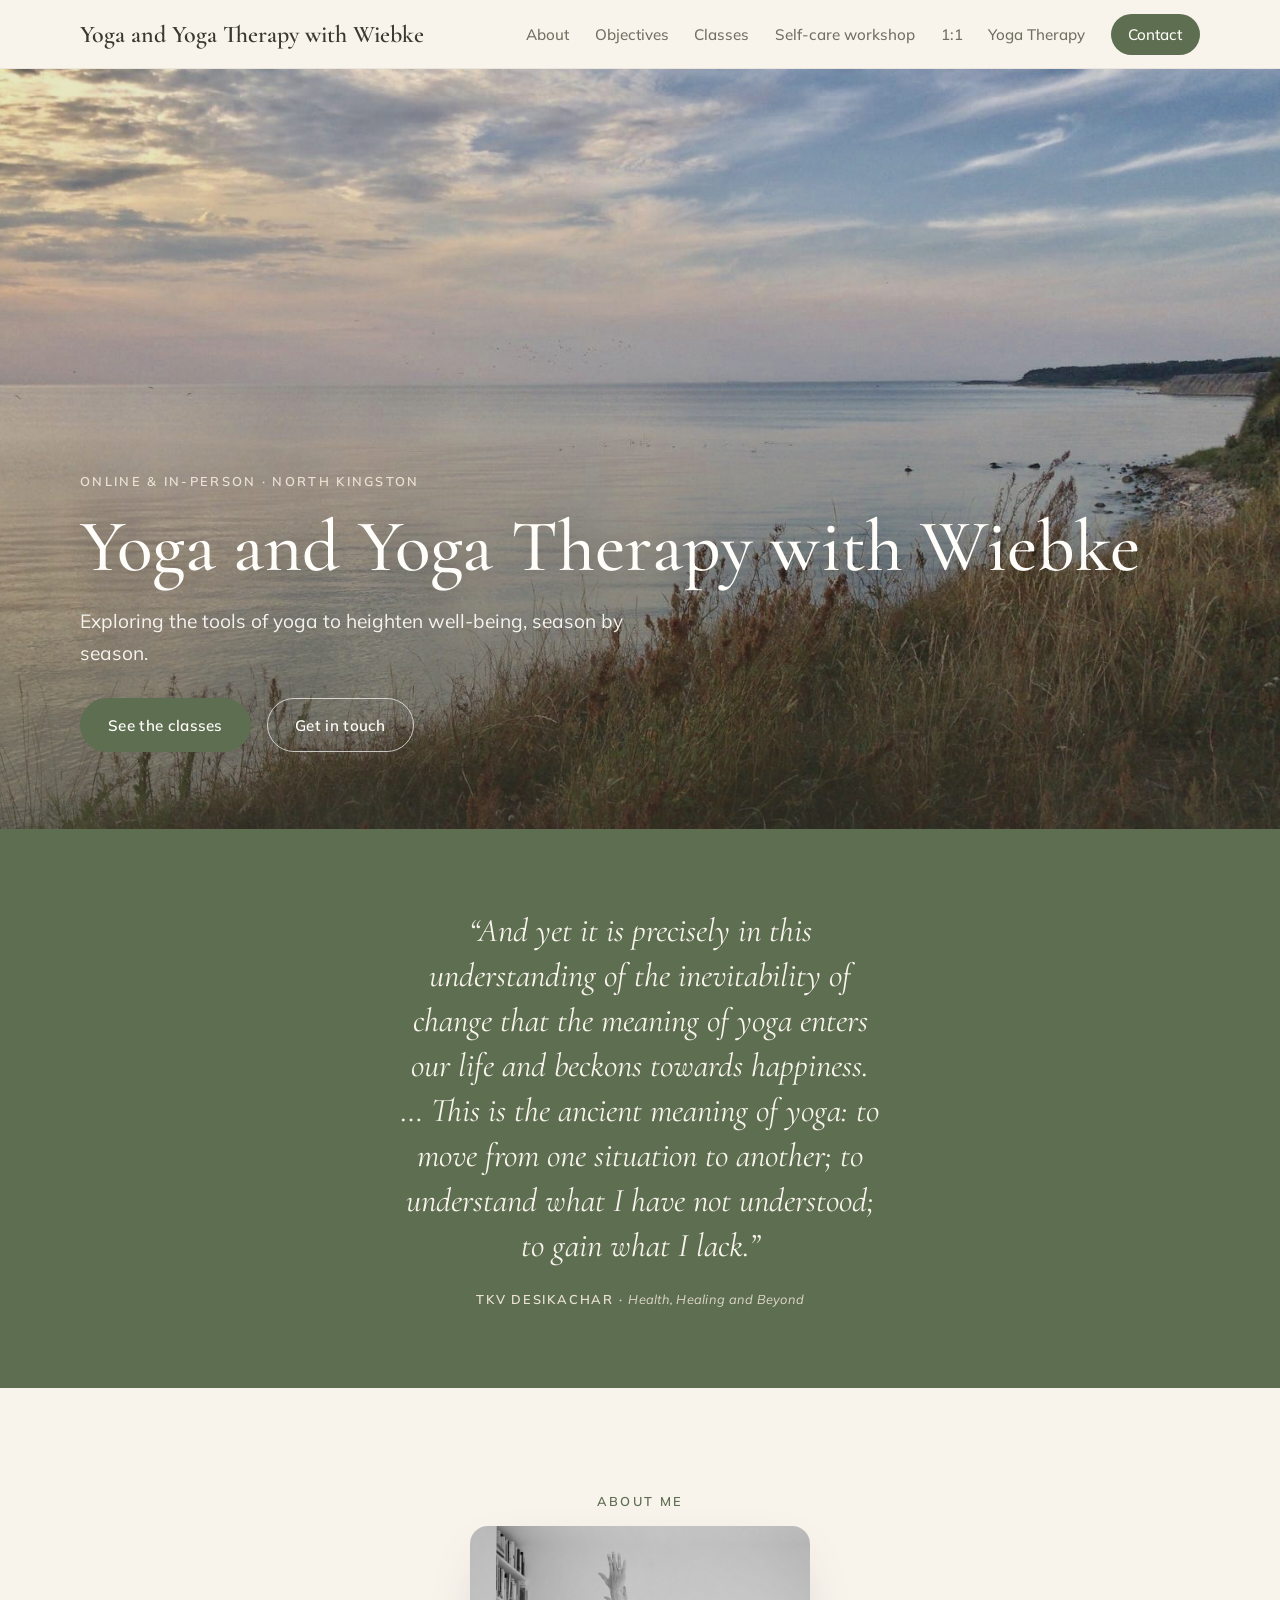
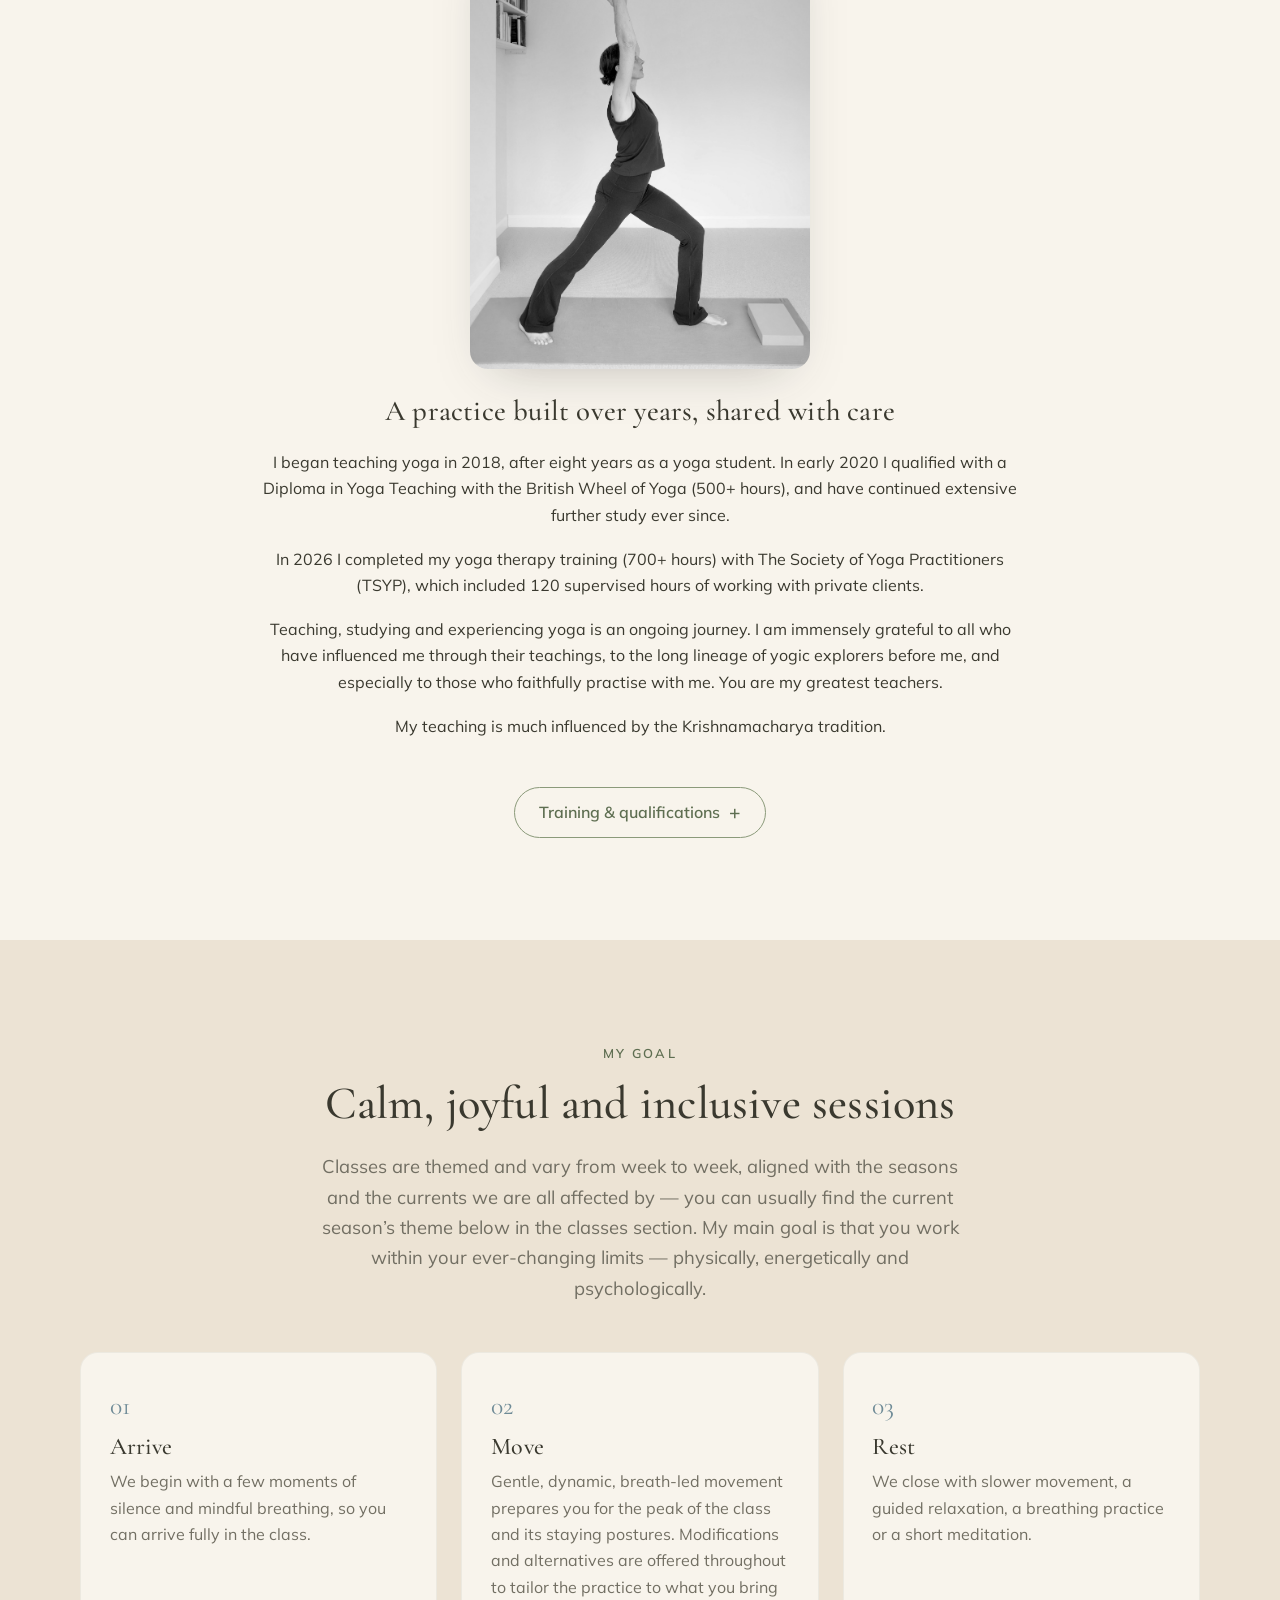
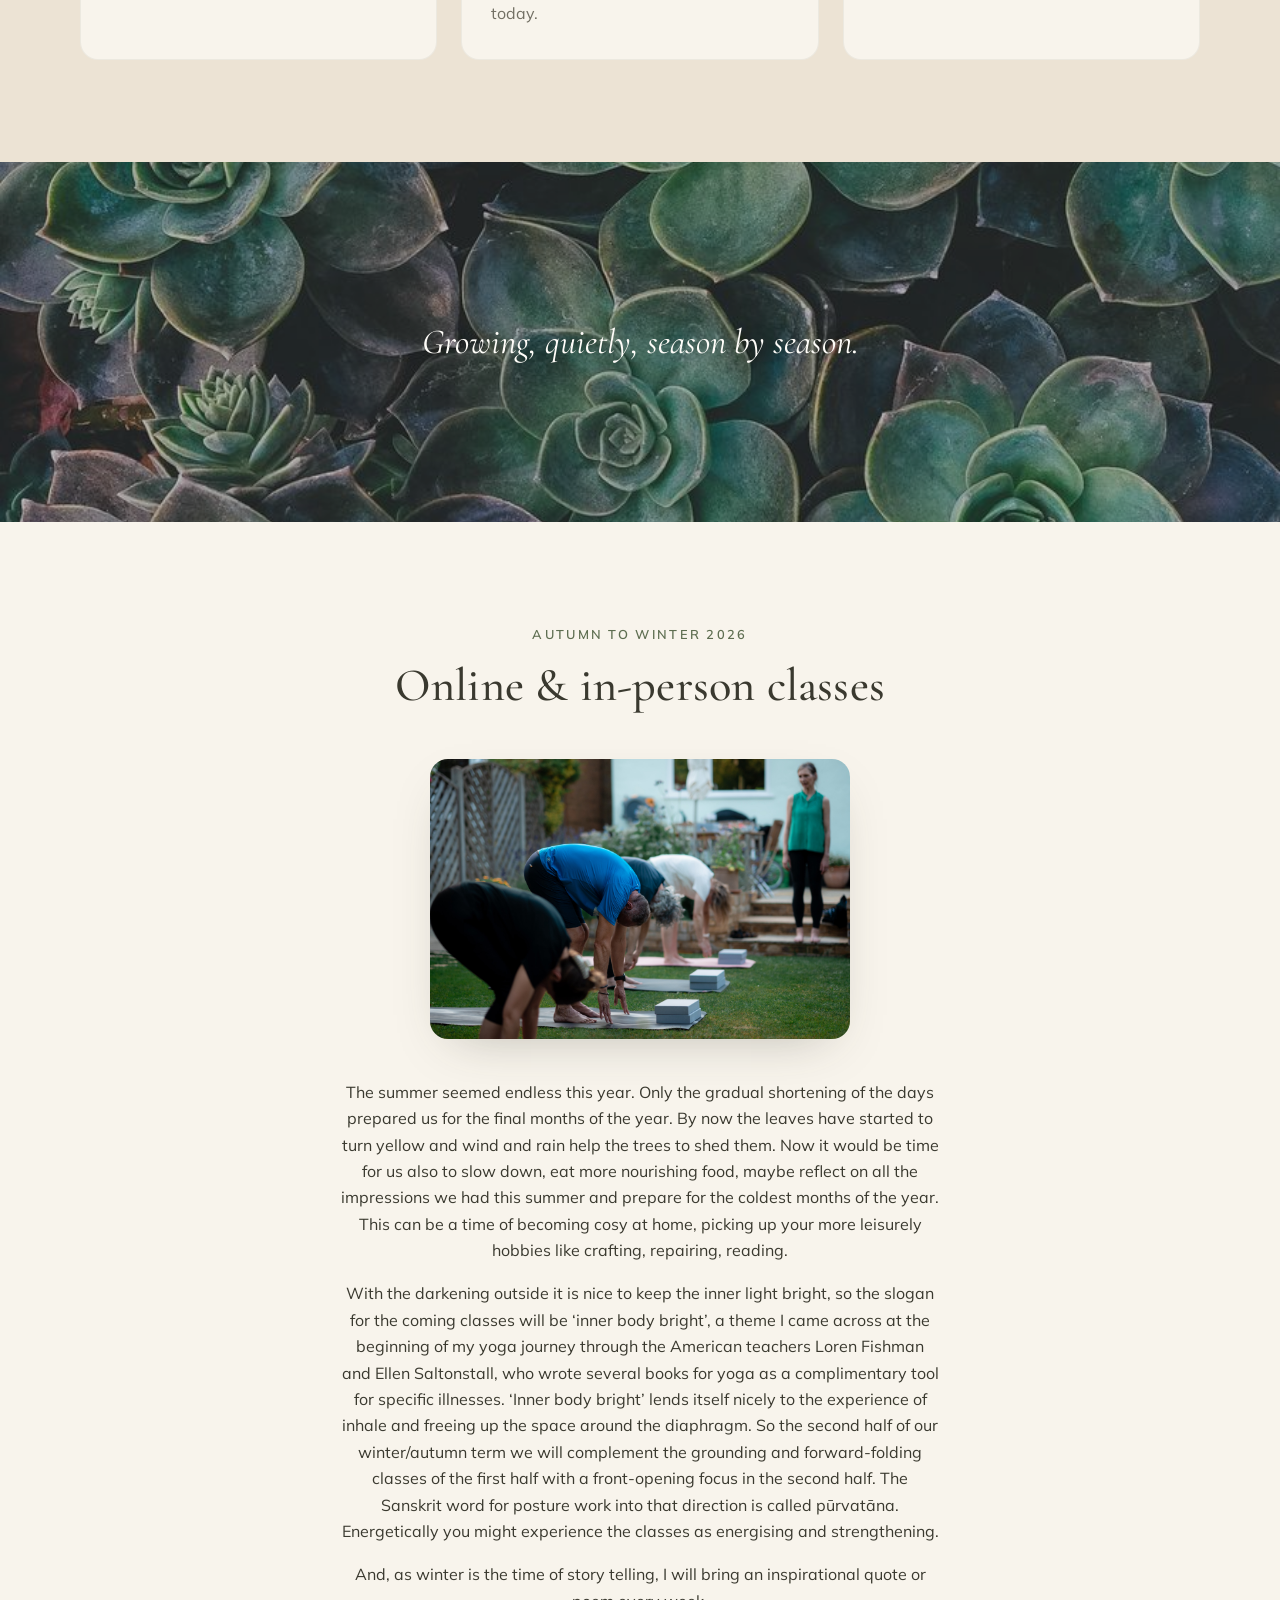
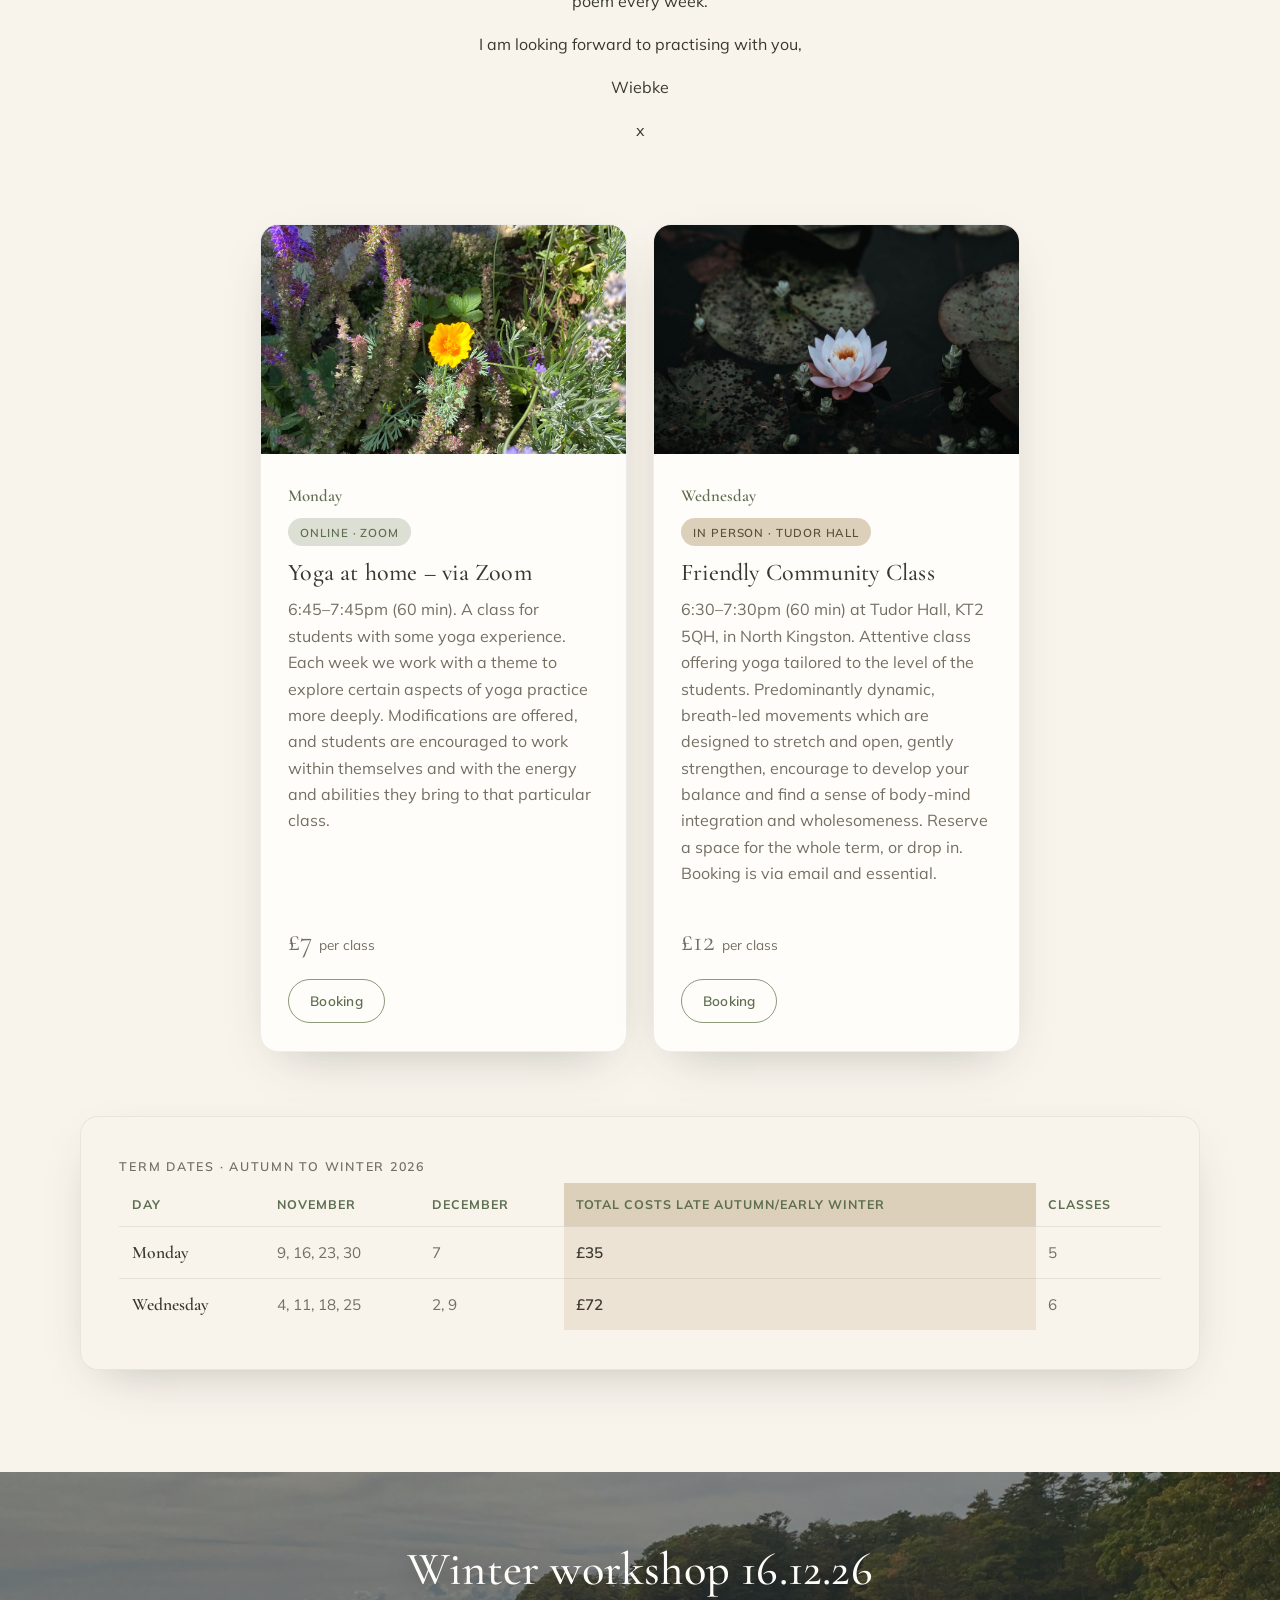
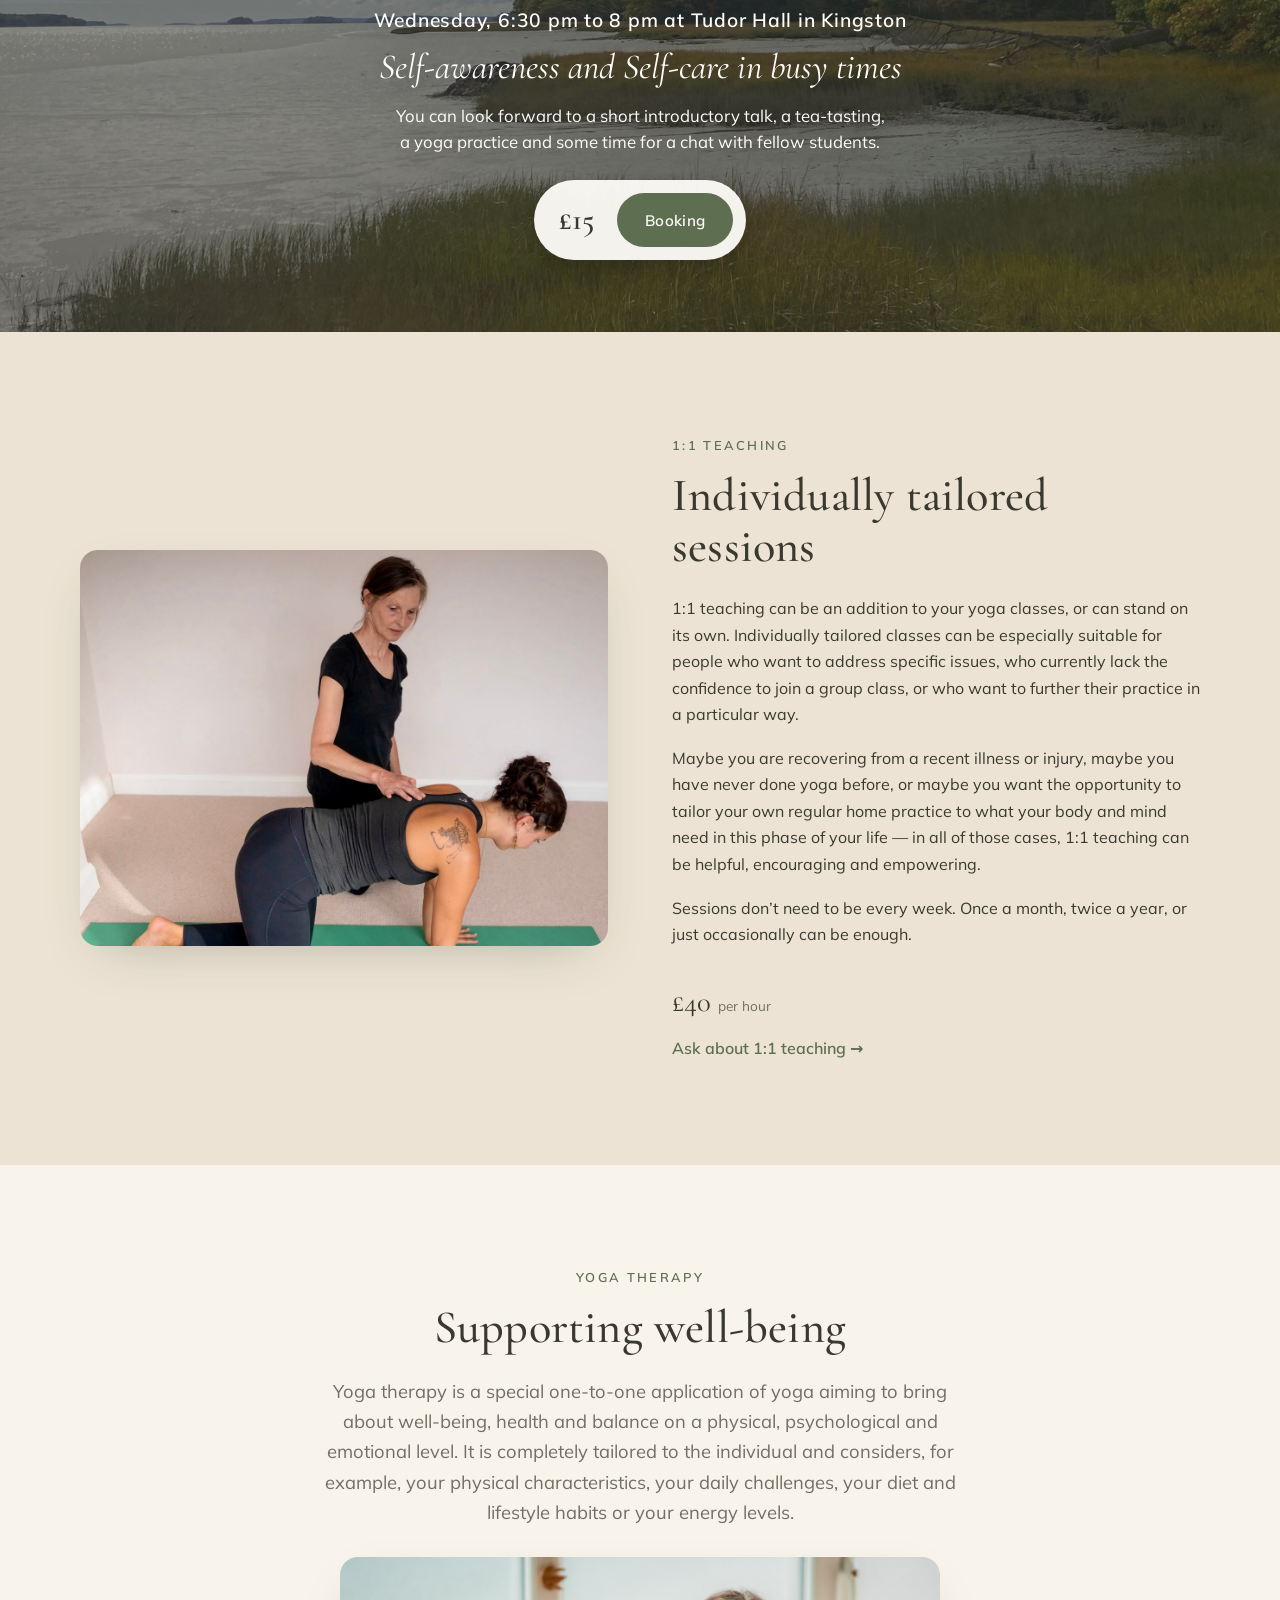
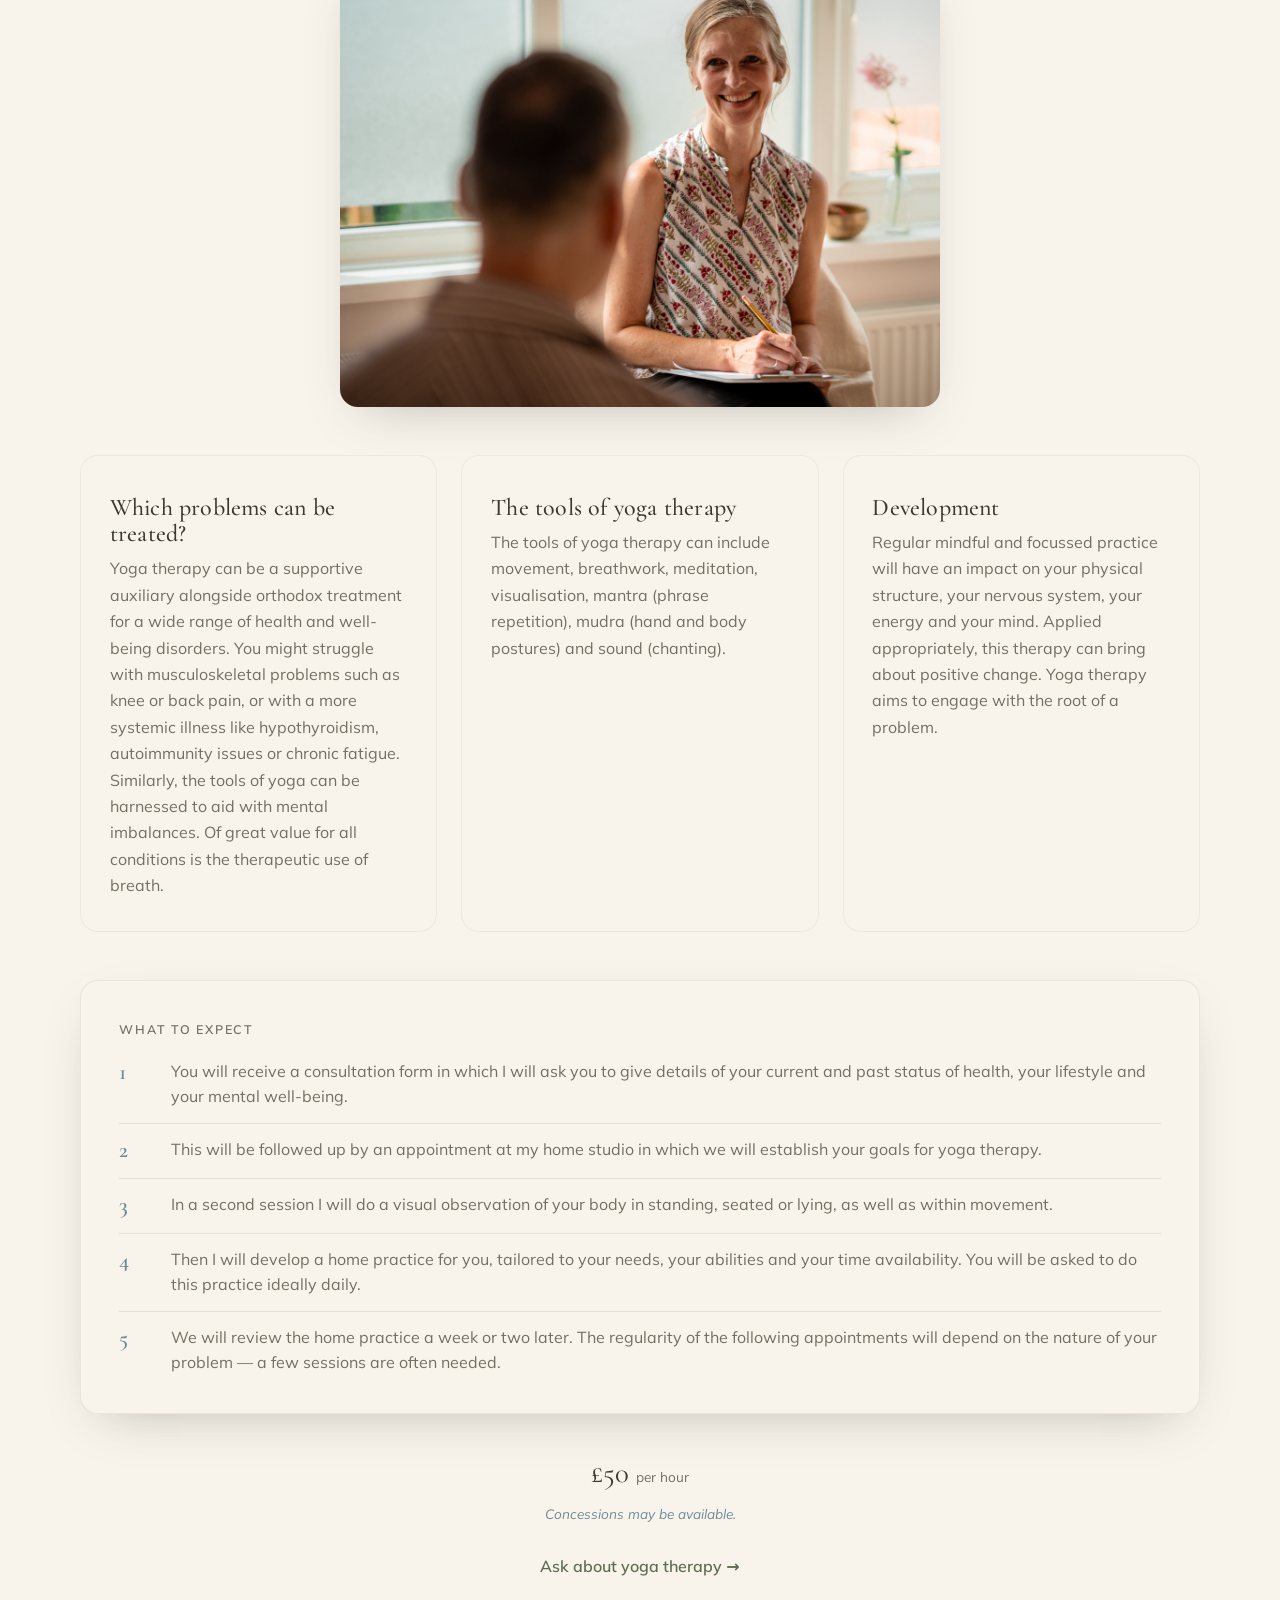
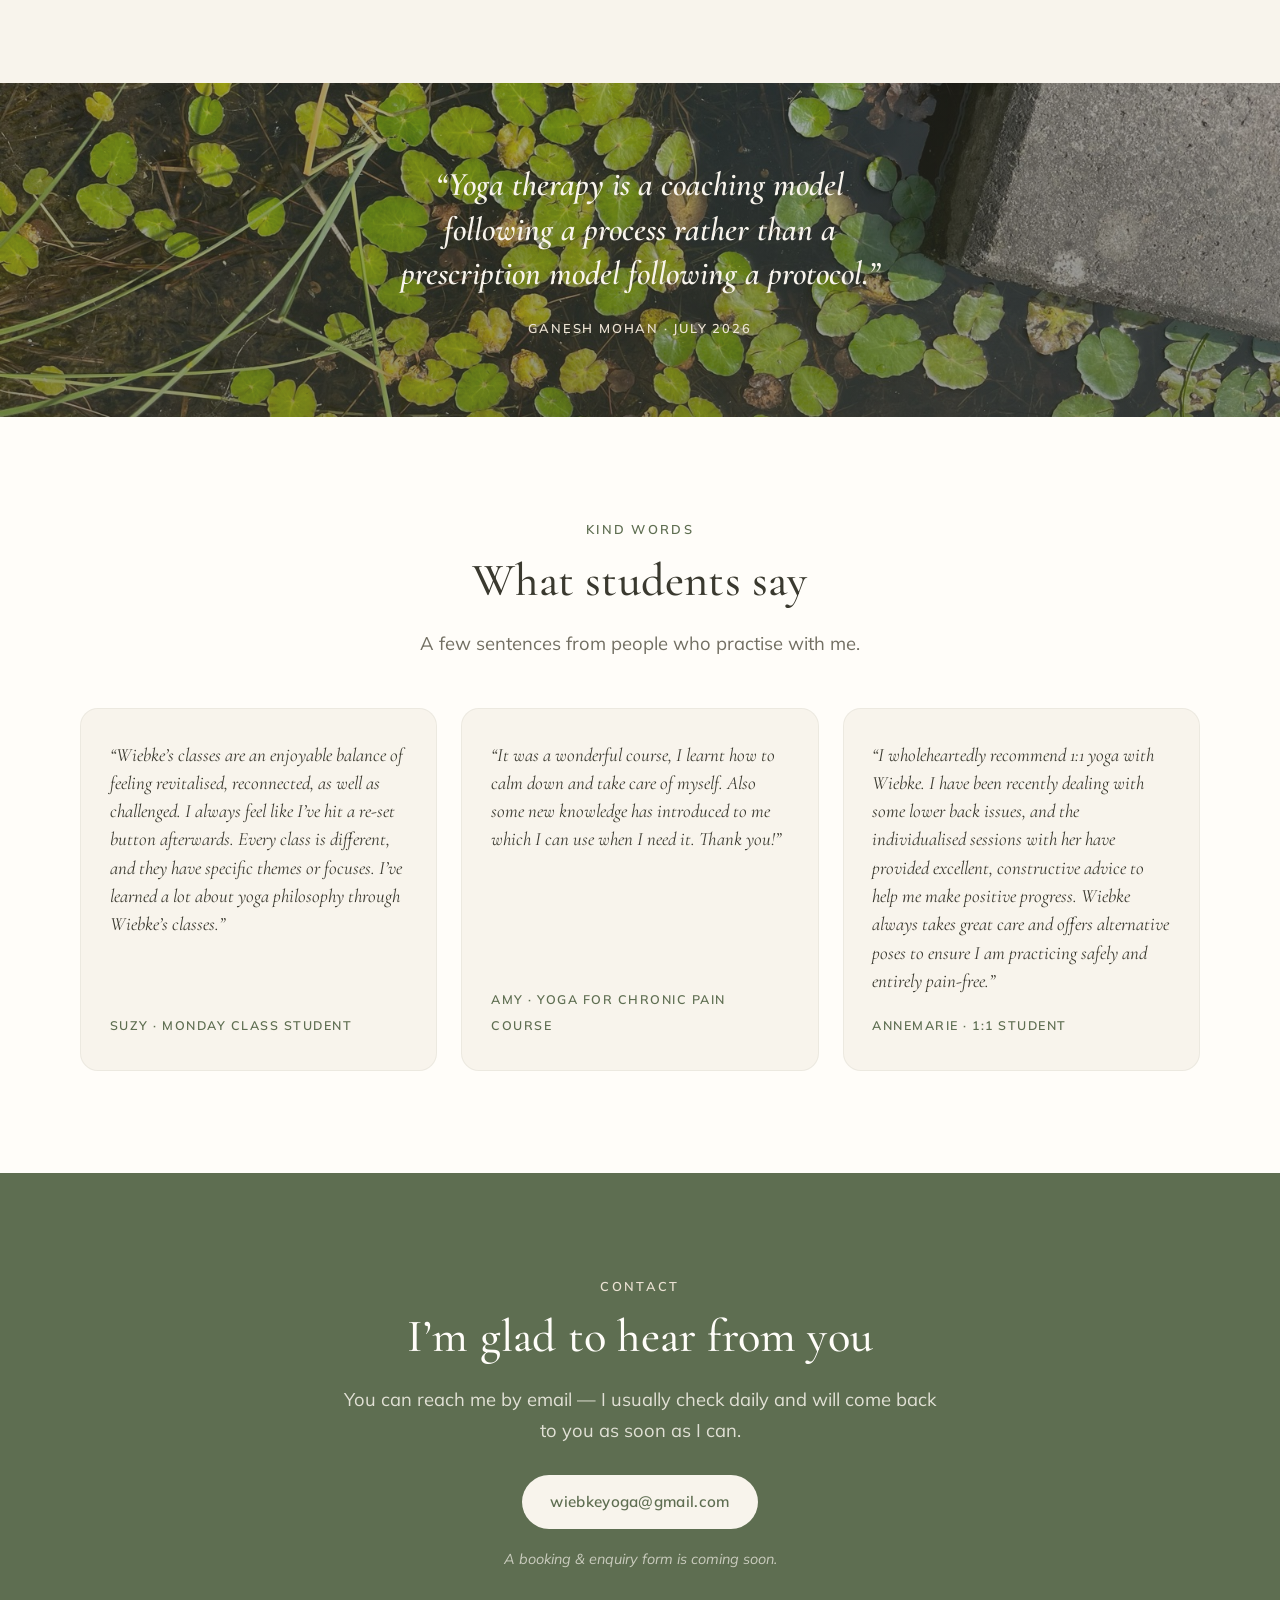
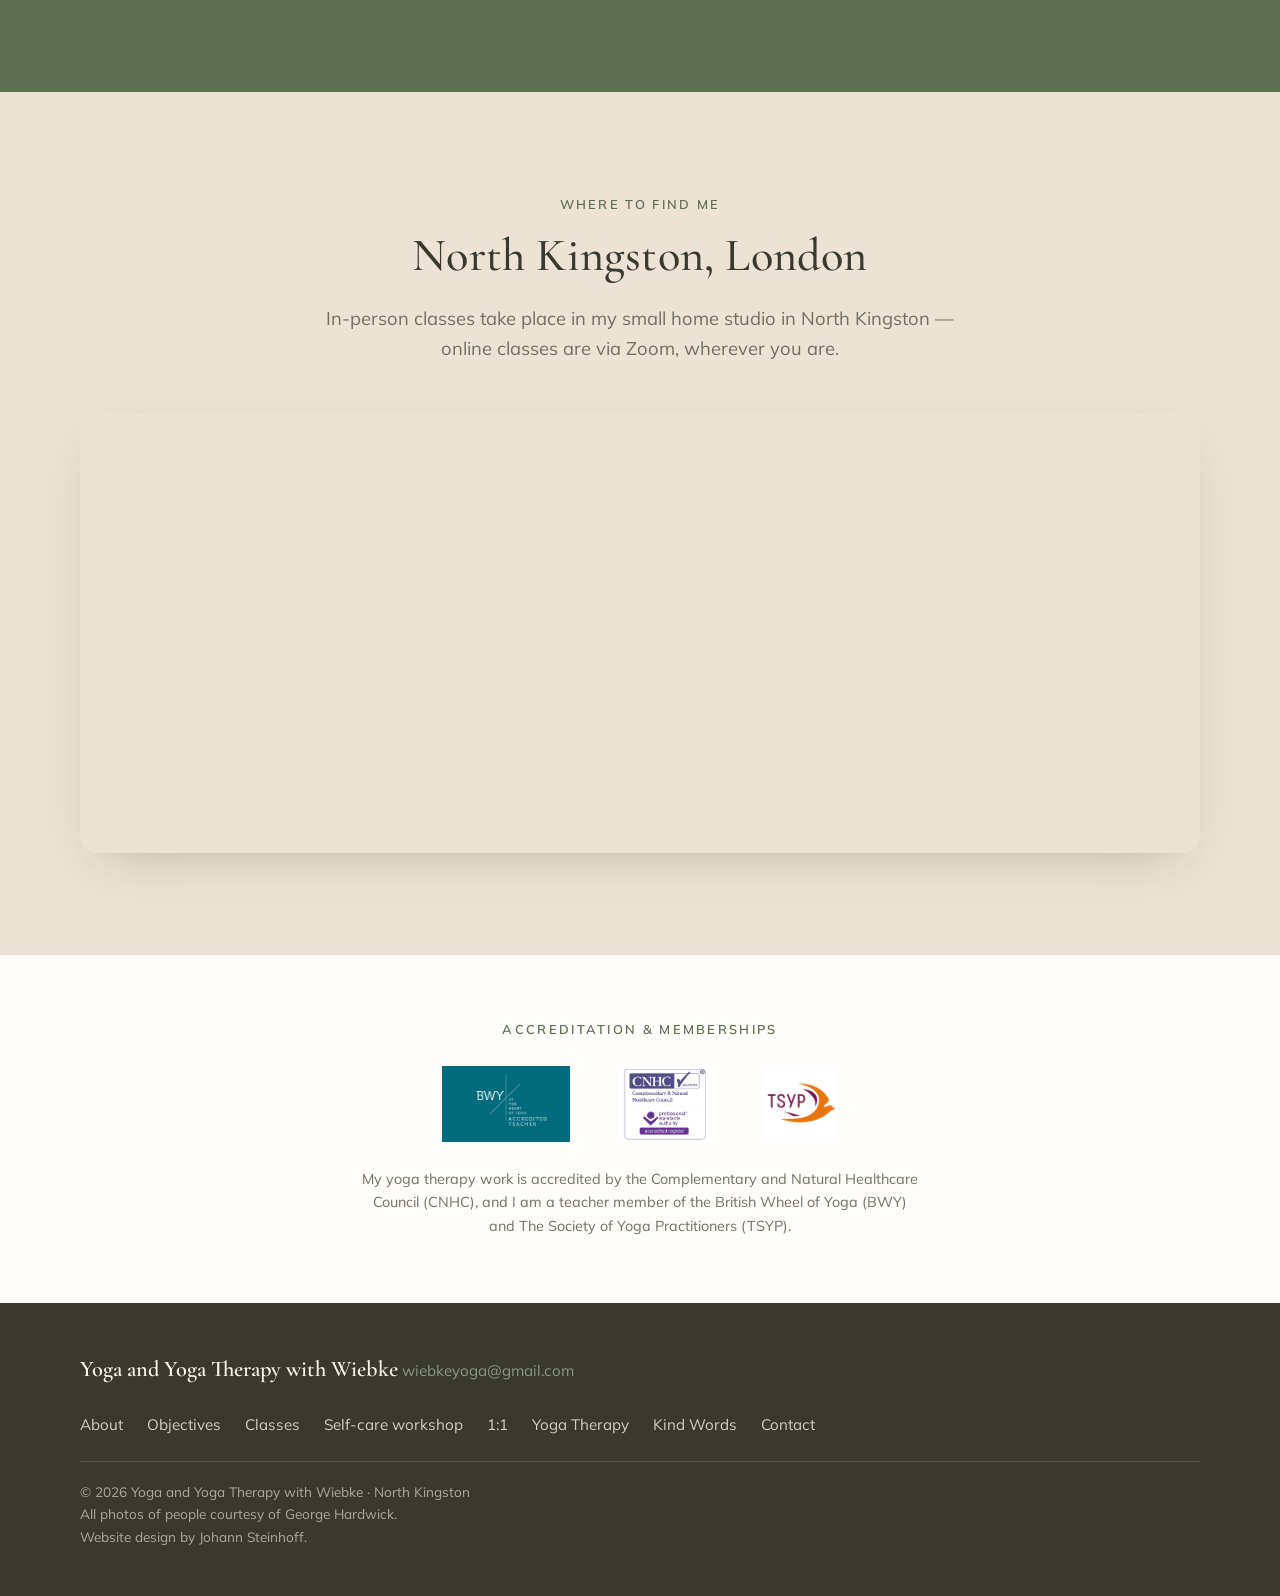
<file: index.html>
<!DOCTYPE html>
<html lang="en">
<head>
  <meta charset="UTF-8" />
  <meta name="viewport" content="width=device-width, initial-scale=1.0" />
  <title>Yoga and Yoga Therapy with Wiebke — Classes in North Kingston</title>
  <meta name="description" content="Careful, friendly and inclusive yoga in North Kingston — online and in-person classes, one-to-one yoga therapy, beginners’ courses and yoga philosophy workshops." />
  <link rel="canonical" href="https://yogawithwiebke.com/" />
  <meta name="robots" content="index, follow, max-image-preview:large" />
  <link rel="icon" type="image/svg+xml" href="assets/favicon.svg" />
  <link rel="preload" as="image" href="assets/img/coast-sunset.jpg" fetchpriority="high" />
  <meta property="og:site_name" content="Yoga and Yoga Therapy with Wiebke" />
  <meta property="og:title" content="Yoga and Yoga Therapy with Wiebke — Classes in North Kingston" />
  <meta property="og:description" content="Careful, friendly and inclusive yoga in North Kingston — online and in-person classes, one-to-one yoga therapy and yoga philosophy workshops." />
  <meta property="og:type" content="website" />
  <meta property="og:url" content="https://yogawithwiebke.com/" />
  <meta property="og:locale" content="en_GB" />
  <meta property="og:image" content="https://yogawithwiebke.com/assets/img/coast-sunset.jpg" />
  <meta property="og:image:width" content="1600" />
  <meta property="og:image:height" content="901" />
  <meta property="og:image:alt" content="Calm sea at dusk along a wild coastline" />
  <meta name="twitter:card" content="summary_large_image" />
  <meta name="twitter:title" content="Yoga and Yoga Therapy with Wiebke — Classes in North Kingston" />
  <meta name="twitter:description" content="Careful, friendly and inclusive yoga in North Kingston — online and in-person classes, one-to-one yoga therapy and yoga philosophy workshops." />
  <meta name="twitter:image" content="https://yogawithwiebke.com/assets/img/coast-sunset.jpg" />
  <meta name="theme-color" content="#5e6e51" />
  <script type="application/ld+json">
  {
    "@context": "https://schema.org",
    "@type": "LocalBusiness",
    "@id": "https://yogawithwiebke.com/#business",
    "name": "Yoga and Yoga Therapy with Wiebke",
    "url": "https://yogawithwiebke.com/",
    "email": "wiebkeyoga@gmail.com",
    "description": "Careful, friendly and inclusive yoga in North Kingston — online and in-person classes, one-to-one yoga therapy, beginners’ courses and yoga philosophy workshops.",
    "image": "https://yogawithwiebke.com/assets/img/coast-sunset.jpg",
    "priceRange": "£7–£72",
    "address": {
      "@type": "PostalAddress",
      "addressLocality": "Kingston upon Thames",
      "addressRegion": "London",
      "addressCountry": "GB"
    },
    "areaServed": "Kingston upon Thames, London",
    "hasMap": "https://www.google.com/maps/place/Kingston+upon+Thames,+London,+UK",
    "founder": {
      "@type": "Person",
      "name": "Wiebke",
      "jobTitle": "Yoga teacher and yoga therapist"
    },
    "hasOfferCatalog": {
      "@type": "OfferCatalog",
      "name": "Classes and sessions",
      "itemListElement": [
        { "@type": "Offer", "name": "Yoga at home – via Zoom (Monday online class)", "price": "7", "priceCurrency": "GBP" },
        { "@type": "Offer", "name": "Friendly Community Class (Wednesday, drop-in)", "price": "12", "priceCurrency": "GBP" },
        { "@type": "Offer", "name": "1:1 Yoga Teaching (per hour)", "price": "40", "priceCurrency": "GBP" },
        { "@type": "Offer", "name": "Yoga Therapy (per hour)", "price": "50", "priceCurrency": "GBP" }
      ]
    }
  }
  </script>
  <link rel="preconnect" href="https://fonts.googleapis.com" />
  <link rel="preconnect" href="https://fonts.gstatic.com" crossorigin />
  <link href="https://fonts.googleapis.com/css2?family=Cormorant+Garamond:ital,wght@0,400;0,500;0,600;1,400&family=Mulish:wght@300;400;500;600&display=swap" rel="stylesheet" />
  <link rel="stylesheet" href="css/styles.css?v=25" />
</head>
<body>
  <!-- Header / Nav -->
  <header class="site-header" id="top">
    <div class="container header-inner">
      <a class="brand" href="index.html">
        <span class="brand-name">Yoga and Yoga Therapy with Wiebke</span>
      </a>
      <button class="nav-toggle" aria-label="Toggle menu" aria-expanded="false">
        <span></span><span></span><span></span>
      </button>
      <nav class="site-nav">
        <a href="#about">About</a>
        <a href="#objectives">Objectives</a>
        <a href="#classes">Classes</a>
        <a href="#workshop">Self-care workshop</a>
        <a href="#oneonone">1:1</a>
        <a href="#therapy">Yoga Therapy</a>
        <a class="nav-cta" href="#contact" data-email-trigger>Contact</a>
      </nav>
    </div>
  </header>

  <!-- Hero -->
  <section class="hero">
    <div class="hero-media">
      <img src="assets/img/coast-sunset.jpg" alt="Calm sea at dusk along a wild coastline" width="1600" height="901" fetchpriority="high" />
      <div class="hero-overlay"></div>
    </div>
    <div class="hero-content container">
      <p class="eyebrow">Online &amp; in-person · North Kingston</p>
      <h1>Yoga and Yoga Therapy with Wiebke</h1>
      <p class="hero-sub">Exploring the tools of yoga to heighten well-being, season by season.</p>
      <div class="hero-actions">
        <a class="btn btn-primary" href="#classes">See the classes</a>
        <a class="btn btn-ghost" href="#contact" data-email-trigger>Get in touch</a>
      </div>
    </div>
  </section>

  <!-- Intro quote -->
  <section class="quote-band">
    <div class="container">
      <blockquote>
        “And yet it is precisely in this understanding of the inevitability of change that
        the meaning of yoga enters our life and beckons towards happiness. … This is the
        ancient meaning of yoga: to move from one situation to another; to understand what
        I have not understood; to gain what I lack.”
        <cite>TKV Desikachar · <span>Health, Healing and Beyond</span></cite>
      </blockquote>
    </div>
  </section>

  <!-- About -->
  <section class="section" id="about">
    <div class="container narrow center">
      <p class="eyebrow">About me</p>
      <div class="about-photo about-photo-small">
        <img src="assets/img/warrior-pose-reach-up.jpg" alt="Wiebke reaching up in warrior pose during a home practice" width="3348" height="4362" />
      </div>
      <h2 class="about-heading">A practice built over years, shared with care</h2>
      <p>I began teaching yoga in 2018, after eight years as a yoga student. In early 2020 I qualified with a Diploma in Yoga Teaching with the British Wheel of Yoga (500+ hours), and have continued extensive further study ever since.</p>
      <p>In 2026 I completed my yoga therapy training (700+ hours) with The Society of Yoga Practitioners (TSYP), which included 120 supervised hours of working with private clients.</p>
      <p>Teaching, studying and experiencing yoga is an ongoing journey. I am immensely grateful to all who have influenced me through their teachings, to the long lineage of yogic explorers before me, and especially to those who faithfully practise with me. You are my greatest teachers.</p>
      <p class="lineage">My teaching is much influenced by the Krishnamacharya tradition.</p>
    </div>
    <div class="container">
      <details class="quals">
        <summary>Training &amp; qualifications</summary>
        <div class="quals-body quals-grid">
          <div class="quals-col">
            <h4>Yoga teaching</h4>
            <ul>
              <li><span>2023–2026</span> Yoga Therapy Training with TSYP (700 h Yoga Therapy Diploma)</li>
              <li><span>2017–2020</span> BWYQ L4 Diploma in Teaching Yoga, with Laura Le Feuvre (500+ h)</li>
              <li><span>2021–2024</span> The Yoga Sutras, Chapters One–Four · Sadhana Mala Yoga Training (Ranju Roy &amp; Dave Charlton, 135 h)</li>
              <li><span>2021–2022</span> Vedic Chanting Foundation Course (60 h)</li>
              <li><span>2022</span> Restorative Yoga · Anna Ashby, Triyoga (33 h)</li>
              <li><span>2022</span> Yoga for People with Cancer · Vicky Fox, Triyoga (40 h)</li>
              <li><span>2021</span> Addressing Aches &amp; Pains with Yoga · Doug Keller, Yoga International (15 h)</li>
              <li><span>2018</span> Yoga for Athletes foundation · Institute of Yoga Sports Science (20 h)</li>
              <li><span>2017 / 2020</span> Philosophy of Yoga &amp; The Bhagavad Gita · Oxford Institute for Hindu Studies (30 h each)</li>
            </ul>
          </div>
          <div class="quals-col">
            <h4>Other qualifications</h4>
            <ul>
              <li><span>2026</span> Foundation Course in Western Herbalism · Heartwood Education (accredited by NIMH)</li>
              <li><span>2023</span> PG Certificate in Philosophy &amp; Religion · University of Wales</li>
              <li><span>2015</span> Coach in Running Fitness · England Athletics</li>
              <li><span>2014</span> BA Humanities with Literature · The Open University</li>
              <li><span>1994</span> Diploma in Biology · University of Hamburg</li>
            </ul>
          </div>
        </div>
        <div class="quals-logos">
          <img src="assets/img/logo-bwy.jpg" alt="British Wheel of Yoga — Accredited Teacher" width="572" height="339" loading="lazy" />
          <img src="assets/img/logo-cnhc.jpg" alt="CNHC Quality Mark — registered with the Complementary and Natural Healthcare Council" width="263" height="209" loading="lazy" />
          <img src="assets/img/logo-tsyp.png" alt="The Society of Yoga Practitioners (TSYP) member" width="158" height="158" loading="lazy" />
        </div>
      </details>
    </div>
  </section>

  <!-- Objectives -->
  <section class="section section-tint" id="objectives">
    <div class="container">
      <div class="section-head">
        <p class="eyebrow">My goal</p>
        <h2>Calm, joyful and inclusive sessions</h2>
        <p class="lead">Classes are themed and vary from week to week, aligned with the seasons and the currents we are all affected by — you can usually find the current season’s theme below in the <a href="#classes">classes section</a>. My main goal is that you work within your ever-changing limits — physically, energetically and psychologically.</p>
      </div>
      <div class="cards-3">
        <article class="card">
          <span class="card-num">01</span>
          <h3>Arrive</h3>
          <p>We begin with a few moments of silence and mindful breathing, so you can arrive fully in the class.</p>
        </article>
        <article class="card">
          <span class="card-num">02</span>
          <h3>Move</h3>
          <p>Gentle, dynamic, breath-led movement prepares you for the peak of the class and its staying postures. Modifications and alternatives are offered throughout to tailor the practice to what you bring today.</p>
        </article>
        <article class="card">
          <span class="card-num">03</span>
          <h3>Rest</h3>
          <p>We close with slower movement, a guided relaxation, a breathing practice or a short meditation.</p>
        </article>
      </div>
    </div>
  </section>

  <!-- Decorative seasonal band -->
  <section class="image-band">
    <img src="assets/img/succulents.jpg" alt="A dense cluster of green succulent rosettes" width="900" height="900" loading="lazy" />
    <div class="image-band-overlay"><p>Growing, quietly, season by season.</p></div>
  </section>

  <!-- Classes -->
  <section class="section" id="classes">
    <div class="container">
      <div class="section-head">
        <p class="eyebrow">Autumn to Winter 2026</p>
        <h2>Online &amp; in-person classes</h2>
      </div>

      <div class="essay">
        <div class="essay-media">
          <img src="assets/img/uttanasana-group.jpg" alt="A group class practising standing forward bend (uttanasana) in a garden" width="5120" height="3414" />
        </div>
        <div class="essay-text">
          <p>The summer seemed endless this year. Only the gradual shortening of the days prepared us for the final months of the year. By now the leaves have started to turn yellow and wind and rain help the trees to shed them. Now it would be time for us also to slow down, eat more nourishing food, maybe reflect on all the impressions we had this summer and prepare for the coldest months of the year. This can be a time of becoming cosy at home, picking up your more leisurely hobbies like crafting, repairing, reading.</p>
          <p>With the darkening outside it is nice to keep the inner light bright, so the slogan for the coming classes will be ‘inner body bright’, a theme I came across at the beginning of my yoga journey through the American teachers Loren Fishman and Ellen Saltonstall, who wrote several books for yoga as a complimentary tool for specific illnesses. ‘Inner body bright’ lends itself nicely to the experience of inhale and freeing up the space around the diaphragm. So the second half of our winter/autumn term we will complement the grounding and forward-folding classes of the first half with a front-opening focus in the second half. The Sanskrit word for posture work into that direction is called pūrvatāna. Energetically you might experience the classes as energising and strengthening.</p>
          <p>And, as winter is the time of story telling, I will bring an inspirational quote or poem every week.</p>
          <p>I am looking forward to practising with you,</p>
          <p>Wiebke</p>
          <p>x</p>
        </div>
      </div>

      <div class="classes-grid">
        <article class="class-card">
          <div class="class-photo"><img src="assets/img/california-poppy.jpg" alt="An orange California poppy in bloom" width="1200" height="1037" loading="lazy" /></div>
          <div class="class-body">
            <span class="class-day">Monday</span>
            <span class="class-mode mode-online">Online · Zoom</span>
            <h3>Yoga at home – via Zoom</h3>
            <p>6:45–7:45pm (60 min). A class for students with some yoga experience. Each week we work with a theme to explore certain aspects of yoga practice more deeply. Modifications are offered, and students are encouraged to work within themselves and with the energy and abilities they bring to that particular class.</p>
            <p class="class-price">£7 <span>per class</span></p>
            <a class="btn btn-outline class-book" href="mailto:wiebkeyoga@gmail.com" data-email-trigger>Booking</a>
          </div>
        </article>
        <article class="class-card">
          <div class="class-photo"><img src="assets/img/lotus.jpg" alt="A pale water lily floating on dark, still water" width="900" height="688" loading="lazy" /></div>
          <div class="class-body">
            <span class="class-day">Wednesday</span>
            <span class="class-mode mode-person">In person · Tudor Hall</span>
            <h3>Friendly Community Class</h3>
            <p>6:30–7:30pm (60 min) at Tudor Hall, KT2 5QH, in North Kingston. Attentive class offering yoga tailored to the level of the students. Predominantly dynamic, breath-led movements which are designed to stretch and open, gently strengthen, encourage to develop your balance and find a sense of body-mind integration and wholesomeness. Reserve a space for the whole term, or drop in. Booking is via email and essential.</p>
            <p class="class-price">£12 <span>per class</span></p>
            <a class="btn btn-outline class-book" href="mailto:wiebkeyoga@gmail.com" data-email-trigger>Booking</a>
          </div>
        </article>
      </div>

      <div class="panel panel-wide term-dates">
        <p class="panel-label" id="term-dates-label">Term dates · Autumn to Winter 2026</p>
        <div class="table-scroll">
          <table aria-labelledby="term-dates-label">
            <thead>
              <tr>
                <th scope="col">Day</th>
                <th scope="col">November</th>
                <th scope="col">December</th>
                <th scope="col" class="col-cost">Total costs late autumn/early winter</th>
                <th scope="col">Classes</th>
              </tr>
            </thead>
            <tbody>
              <tr><th scope="row">Monday</th><td>9, 16, 23, 30</td><td>7</td><td class="col-cost">£35</td><td>5</td></tr>
              <tr><th scope="row">Wednesday</th><td>4, 11, 18, 25</td><td>2, 9</td><td class="col-cost">£72</td><td>6</td></tr>
            </tbody>
          </table>
        </div>      </div>
    </div>
  </section>

  <!-- Winter workshop -->
  <section class="workshop-band" id="workshop">
    <img src="assets/img/maine-seaside.jpg" alt="A quiet tidal inlet with marsh grass and autumn trees along the Maine coast" width="1800" height="1350" loading="lazy" />
    <div class="workshop-overlay">
      <h2>Winter workshop 16.12.26</h2>
      <p class="workshop-when">Wednesday, 6:30 pm to 8 pm at Tudor Hall in Kingston</p>
      <p class="workshop-theme">Self-awareness and Self-care in busy times</p>
      <p class="workshop-desc">You can look forward to a short introductory talk, a tea-tasting, a yoga practice and some time for a chat with fellow students.</p>
      <div class="workshop-inlay">
        <p class="workshop-cost">£15</p>
        <a class="btn btn-primary" href="mailto:wiebkeyoga@gmail.com" data-email-trigger>Booking</a>
      </div>
    </div>
  </section>

  <!-- 1:1 Teaching -->
  <section class="section section-tint" id="oneonone">
    <div class="container split">
      <div class="split-media">
        <img src="assets/img/four-point-kneeling-adjustment.jpg" alt="Wiebke adjusting a student in a four-point kneeling pose" width="1222" height="1200" loading="lazy" />
      </div>
      <div class="split-text">
        <p class="eyebrow">1:1 Teaching</p>
        <h2>Individually tailored sessions</h2>
        <p>1:1 teaching can be an addition to your yoga classes, or can stand on its own. Individually tailored classes can be especially suitable for people who want to address specific issues, who currently lack the confidence to join a group class, or who want to further their practice in a particular way.</p>
        <p>Maybe you are recovering from a recent illness or injury, maybe you have never done yoga before, or maybe you want the opportunity to tailor your own regular home practice to what your body and mind need in this phase of your life — in all of those cases, 1:1 teaching can be helpful, encouraging and empowering.</p>
        <p>Sessions don’t need to be every week. Once a month, twice a year, or just occasionally can be enough.</p>
        <p class="class-price">£40 <span>per hour</span></p>
        <a class="link-arrow" href="#contact">Ask about 1:1 teaching →</a>
      </div>
    </div>
  </section>

  <!-- Yoga Therapy -->
  <section class="section" id="therapy">
    <div class="container">
      <div class="section-head">
        <p class="eyebrow">Yoga Therapy</p>
        <h2>Supporting well-being</h2>
        <p class="lead">Yoga therapy is a special one-to-one application of yoga aiming to bring about well-being, health and balance on a physical, psychological and emotional level. It is completely tailored to the individual and considers, for example, your physical characteristics, your daily challenges, your diet and lifestyle habits or your energy levels.</p>
        <div class="about-photo">
          <img src="assets/img/consultation-smiling-clipboard.jpg" alt="Wiebke smiling while making notes during a yoga therapy consultation" width="5120" height="3840" loading="lazy" />
        </div>
      </div>
      <div class="cards-3">
        <article class="card">
          <h3>Which problems can be treated?</h3>
          <p>Yoga therapy can be a supportive auxiliary alongside orthodox treatment for a wide range of health and well-being disorders. You might struggle with musculoskeletal problems such as knee or back pain, or with a more systemic illness like hypothyroidism, autoimmunity issues or chronic fatigue. Similarly, the tools of yoga can be harnessed to aid with mental imbalances. Of great value for all conditions is the therapeutic use of breath.</p>
        </article>
        <article class="card">
          <h3>The tools of yoga therapy</h3>
          <p>The tools of yoga therapy can include movement, breathwork, meditation, visualisation, mantra (phrase repetition), mudra (hand and body postures) and sound (chanting).</p>
        </article>
        <article class="card">
          <h3>Development</h3>
          <p>Regular mindful and focussed practice will have an impact on your physical structure, your nervous system, your energy and your mind. Applied appropriately, this therapy can bring about positive change. Yoga therapy aims to engage with the root of a problem.</p>
        </article>
      </div>
      <div class="panel panel-wide" style="margin-top: clamp(2rem, 4vw, 3rem);">
        <p class="panel-label">What to expect</p>
        <ol class="steps-list">
          <li>You will receive a consultation form in which I will ask you to give details of your current and past status of health, your lifestyle and your mental well-being.</li>
          <li>This will be followed up by an appointment at my home studio in which we will establish your goals for yoga therapy.</li>
          <li>In a second session I will do a visual observation of your body in standing, seated or lying, as well as within movement.</li>
          <li>Then I will develop a home practice for you, tailored to your needs, your abilities and your time availability. You will be asked to do this practice ideally daily.</li>
          <li>We will review the home practice a week or two later. The regularity of the following appointments will depend on the nature of your problem — a few sessions are often needed.</li>
        </ol>
      </div>
      <div class="center">
        <p class="class-price center-price">£50 <span>per hour</span></p>
        <p class="class-note">Concessions may be available.</p>
        <a class="link-arrow" href="#contact">Ask about yoga therapy →</a>
      </div>
    </div>
  </section>

  <!-- Yoga therapy quote -->
  <section class="quote-band quote-band-photo" style="background-image: url('assets/img/pond-stepping-stone.jpg');">
    <div class="container">
      <blockquote>
        “Yoga therapy is a coaching model following a process rather than a
        prescription model following a protocol.”
        <cite>Ganesh Mohan · July 2026</cite>
      </blockquote>
    </div>
  </section>

  <!-- Kind words (static feedback Wiebke curates herself) -->
  <section class="section section-deep" id="kindwords">
    <div class="container">
      <div class="section-head">
        <p class="eyebrow">Kind words</p>
        <h2>What students say</h2>
        <p class="lead">A few sentences from people who practise with me.</p>
      </div>
      <!-- Placeholders: replace each quote below with real student feedback (plain sentences, no star ratings). Add or remove cards as needed. -->
      <div class="kindwords-grid">
        <figure class="kindword">
          <blockquote><p>“Wiebke’s classes are an enjoyable balance of feeling revitalised, reconnected, as well as challenged. I always feel like I’ve hit a re-set button afterwards. Every class is different, and they have specific themes or focuses. I’ve learned a lot about yoga philosophy through Wiebke’s classes.”</p></blockquote>
          <figcaption><cite>Suzy · Monday class student</cite></figcaption>
        </figure>
        <figure class="kindword">
          <blockquote><p>“It was a wonderful course, I learnt how to calm down and take care of myself. Also some new knowledge has introduced to me which I can use when I need it. Thank you!”</p></blockquote>
          <figcaption><cite>Amy · Yoga for Chronic Pain Course</cite></figcaption>
        </figure>
        <figure class="kindword">
          <blockquote><p>“I wholeheartedly recommend 1:1 yoga with Wiebke. I have been recently dealing with some lower back issues, and the individualised sessions with her have provided excellent, constructive advice to help me make positive progress. Wiebke always takes great care and offers alternative poses to ensure I am practicing safely and entirely pain-free.”</p></blockquote>
          <figcaption><cite>Annemarie · 1:1 student</cite></figcaption>
        </figure>
      </div>
    </div>
  </section>

  <!-- Contact -->
  <section class="section section-accent" id="contact">
    <div class="container contact-inner">
      <p class="eyebrow">Contact</p>
      <h2>I’m glad to hear from you</h2>
      <p class="lead">You can reach me by email — I usually check daily and will come back to you as soon as I can.</p>
      <a class="btn btn-primary" href="mailto:wiebkeyoga@gmail.com" data-email-trigger>wiebkeyoga@gmail.com</a>
      <p class="contact-soon">A booking &amp; enquiry form is coming soon.</p>
    </div>
  </section>

  <!-- Location -->
  <section class="section section-tint" id="location">
    <div class="container">
      <div class="section-head">
        <p class="eyebrow">Where to find me</p>
        <h2>North Kingston, London</h2>
        <p class="lead">In-person classes take place in my small home studio in North Kingston — online classes are via Zoom, wherever you are.</p>
      </div>
      <iframe
        class="map-embed"
        src="https://www.google.com/maps/embed?origin=mfe&pb=!1m3!2m1!1sKingston+upon+Thames,+London,+UK!6i12"
        title="Map showing Kingston upon Thames, London"
        loading="lazy"
        referrerpolicy="no-referrer-when-downgrade"
        allowfullscreen></iframe>
    </div>
  </section>

  <!-- Accreditations -->
  <section class="accred" aria-label="Accreditations and memberships">
    <div class="container center">
      <p class="eyebrow">Accreditation &amp; memberships</p>
      <div class="accred-logos">
        <img src="assets/img/logo-bwy.jpg" alt="British Wheel of Yoga — Accredited Teacher" width="572" height="339" loading="lazy" />
        <img src="assets/img/logo-cnhc.jpg" alt="CNHC Quality Mark — registered with the Complementary and Natural Healthcare Council" width="263" height="209" loading="lazy" />
        <img src="assets/img/logo-tsyp.png" alt="The Society of Yoga Practitioners (TSYP) member" width="158" height="158" loading="lazy" />
      </div>
      <p class="accred-note">My yoga therapy work is accredited by the Complementary and Natural Healthcare Council (CNHC), and I am a teacher member of the British Wheel of Yoga (BWY) and The Society of Yoga Practitioners (TSYP).</p>
    </div>
  </section>

  <!-- Footer -->
  <footer class="site-footer">
    <div class="container footer-inner">
      <div>
        <span class="brand-name">Yoga and Yoga Therapy with Wiebke</span>
        <a class="footer-email" href="mailto:wiebkeyoga@gmail.com" data-email-trigger>wiebkeyoga@gmail.com</a>
      </div>
      <nav class="footer-nav">
        <a href="#about">About</a>
        <a href="#objectives">Objectives</a>
        <a href="#classes">Classes</a>
        <a href="#workshop">Self-care workshop</a>
        <a href="#oneonone">1:1</a>
        <a href="#therapy">Yoga Therapy</a>
        <a href="#kindwords">Kind Words</a>
        <a href="#contact">Contact</a>
      </nav>
      <p class="copyright">© <span id="year"></span> Yoga and Yoga Therapy with Wiebke · North Kingston<br />All photos of people courtesy of George Hardwick.<br />Website design by Johann Steinhoff.</p>
    </div>
  </footer>

  <!-- Email chooser modal -->
  <div class="email-modal" id="emailModal" hidden>
    <div class="email-modal__backdrop" data-close></div>
    <div class="email-modal__card" role="dialog" aria-modal="true" aria-labelledby="emailModalTitle">
      <button class="email-modal__close" type="button" aria-label="Close" data-close>&times;</button>
      <p class="eyebrow">Get in touch</p>
      <h3 id="emailModalTitle">Email Wiebke</h3>
      <p class="email-modal__address">wiebkeyoga@gmail.com</p>
      <div class="email-modal__actions">
        <a class="btn btn-primary" href="mailto:wiebkeyoga@gmail.com">Open email app</a>
        <button class="btn btn-outline" type="button" data-copy="wiebkeyoga@gmail.com">Copy address</button>
      </div>
    </div>
  </div>

  <script>
    // Mobile nav toggle
    const toggle = document.querySelector('.nav-toggle');
    const nav = document.querySelector('.site-nav');
    if (toggle && nav) {
      toggle.addEventListener('click', () => {
        const open = nav.classList.toggle('open');
        toggle.setAttribute('aria-expanded', String(open));
      });
      const closeNav = () => {
        nav.classList.remove('open');
        toggle.setAttribute('aria-expanded', 'false');
      };
      nav.querySelectorAll('a').forEach((a) => a.addEventListener('click', closeNav));
      // Close when tapping outside the header
      document.addEventListener('click', (e) => {
        if (nav.classList.contains('open') && !e.target.closest('.site-header')) closeNav();
      });
      // Close on Escape
      document.addEventListener('keydown', (e) => {
        if (e.key === 'Escape') closeNav();
      });
    }

    // Email chooser modal
    const emailModal = document.getElementById('emailModal');
    if (emailModal) {
      let lastFocus = null;
      const openModal = () => {
        lastFocus = document.activeElement;
        emailModal.hidden = false;
        const firstBtn = emailModal.querySelector('.btn');
        if (firstBtn) firstBtn.focus();
      };
      const closeModal = () => {
        if (emailModal.hidden) return;
        emailModal.hidden = true;
        if (lastFocus && typeof lastFocus.focus === 'function') lastFocus.focus();
      };

      // Open the chooser instead of firing the mailto link directly
      document.querySelectorAll('[data-email-trigger]').forEach((el) =>
        el.addEventListener('click', (e) => {
          e.preventDefault();
          openModal();
        })
      );

      // Close interactions
      emailModal.querySelectorAll('[data-close]').forEach((el) =>
        el.addEventListener('click', closeModal)
      );
      document.addEventListener('keydown', (e) => {
        if (e.key === 'Escape') closeModal();
      });

      // "Open email app" → let the mailto fire, then close
      const mailLink = emailModal.querySelector('a[href^="mailto:"]');
      if (mailLink) mailLink.addEventListener('click', () => setTimeout(closeModal, 150));

      // "Copy address" → clipboard with feedback
      const copyBtn = emailModal.querySelector('[data-copy]');
      if (copyBtn) {
        copyBtn.addEventListener('click', async () => {
          const email = copyBtn.getAttribute('data-copy');
          try {
            await navigator.clipboard.writeText(email);
          } catch (err) {
            const ta = document.createElement('textarea');
            ta.value = email;
            ta.style.position = 'fixed';
            ta.style.opacity = '0';
            document.body.appendChild(ta);
            ta.select();
            try { document.execCommand('copy'); } catch (e2) { /* ignore */ }
            document.body.removeChild(ta);
          }
          const original = copyBtn.textContent;
          copyBtn.textContent = 'Copied!';
          copyBtn.classList.add('is-copied');
          setTimeout(() => {
            copyBtn.textContent = original;
            copyBtn.classList.remove('is-copied');
          }, 1800);
        });
      }
    }

    // Current year in footer
    const yearEl = document.getElementById('year');
    if (yearEl) yearEl.textContent = new Date().getFullYear();
  </script>
</body>
</html>
</file>
<file: css/styles.css>
/* ===========================================================
   Yoga with Wiebke — design system
   Palette drawn from her own photos: sage, sand, sky, cream.
   =========================================================== */
:root {
  --cream:     #f8f4ec;
  --sand:      #ece3d4;
  --sand-deep: #ddd0bb;
  --sage:      #8b9a7a;
  --sage-deep: #5e6e51;
  --sky:       #a7bcc6;
  --sky-deep:  #6f8b97;
  --ink:       #3a392f;
  --muted:     #726f63;
  --white:     #fffdf9;

  --maxw: 1120px;
  --radius: 18px;
  --shadow: 0 18px 50px -24px rgba(58, 57, 47, .35);
  --serif: "Cormorant Garamond", Georgia, serif;
  --sans: "Mulish", system-ui, -apple-system, sans-serif;
}

*, *::before, *::after { box-sizing: border-box; }
html { scroll-behavior: smooth; }
body {
  margin: 0;
  font-family: var(--sans);
  font-weight: 400;
  color: var(--ink);
  background: var(--cream);
  line-height: 1.65;
  -webkit-font-smoothing: antialiased;
}
img { max-width: 100%; height: auto; display: block; }
a { color: inherit; text-decoration: none; }

.container { width: min(100% - 2.5rem, var(--maxw)); margin-inline: auto; }

/* Offset anchor targets so the sticky header doesn't cover headings */
[id] { scroll-margin-top: 92px; }

h1, h2, h3 { font-family: var(--serif); font-weight: 500; line-height: 1.1; margin: 0 0 .5em; letter-spacing: .2px; overflow-wrap: break-word; }
h1 { font-size: clamp(2.8rem, 7vw, 4.6rem); }
h2 { font-size: clamp(2rem, 4vw, 2.9rem); }
h3 { font-size: 1.5rem; }
p { margin: 0 0 1.1rem; }

.eyebrow {
  font-size: .8rem; font-weight: 600; letter-spacing: .18em; text-transform: uppercase;
  color: var(--sage-deep); margin: 0 0 .9rem;
}
.lead { font-size: 1.15rem; color: var(--muted); max-width: 60ch; }

/* ---------- Buttons ---------- */
.btn {
  display: inline-block; padding: .85rem 1.7rem; border-radius: 999px;
  font-weight: 600; font-size: .95rem; letter-spacing: .02em;
  transition: transform .2s ease, background .2s ease, color .2s ease, box-shadow .2s ease;
  cursor: pointer; border: 1.5px solid transparent;
}
.btn-primary { background: var(--sage-deep); color: var(--white); }
.btn-primary:hover { background: var(--ink); transform: translateY(-2px); }
.btn-ghost { border-color: rgba(255,255,255,.7); color: var(--white); }
.btn-ghost:hover { background: rgba(255,255,255,.16); transform: translateY(-2px); }

.link-arrow {
  display: inline-block; margin-top: .6rem; font-weight: 600; color: var(--sage-deep);
  border-bottom: 1.5px solid transparent; transition: border-color .2s, gap .2s;
}
.link-arrow:hover { border-color: var(--sage-deep); }

/* ---------- Header ---------- */
.site-header {
  position: sticky; top: 0; z-index: 50;
  background: rgba(248, 244, 236, .85);
  backdrop-filter: blur(10px);
  border-bottom: 1px solid rgba(58,57,47,.07);
}
.header-inner { display: flex; align-items: center; justify-content: space-between; padding: .85rem 0; }
.brand { display: flex; flex-direction: column; line-height: 1.05; }
.brand-name { font-family: var(--serif); font-size: 1.5rem; font-weight: 600; color: var(--ink); }
.brand-tag { font-size: .72rem; letter-spacing: .16em; text-transform: uppercase; color: var(--sage-deep); }

.site-nav { display: flex; align-items: center; gap: 1.6rem; }
.site-nav a { font-size: .95rem; font-weight: 500; color: var(--muted); transition: color .2s; }
.site-nav a:hover { color: var(--ink); }
.site-nav a { white-space: nowrap; }
@media (min-width: 861px) and (max-width: 1100px) {
  .site-nav { gap: 1rem; }
  .site-nav a { font-size: .88rem; }
  .brand-name { font-size: 1.3rem; }
}
.nav-cta { background: var(--sage-deep); color: var(--white) !important; padding: .5rem 1.1rem; border-radius: 999px; }
.nav-cta:hover { background: var(--ink); }

.nav-toggle { display: none; flex-direction: column; gap: 5px; background: none; border: 0; cursor: pointer; padding: 6px; }
.nav-toggle span { width: 26px; height: 2px; background: var(--ink); transition: .3s; }

/* ---------- Hero ---------- */
.hero { position: relative; min-height: min(88vh, 760px); display: flex; align-items: flex-end; color: var(--white); overflow: hidden; }
.hero-media { position: absolute; inset: 0; }
.hero-media img { width: 100%; height: 100%; object-fit: cover; }
.hero-overlay { position: absolute; inset: 0; background: linear-gradient(180deg, rgba(58,57,47,.12) 0%, rgba(58,57,47,.15) 40%, rgba(58,57,47,.62) 100%); }
.hero-content { position: relative; padding-bottom: clamp(2.5rem, 6vw, 5rem); padding-top: 4rem; }
.hero-content .eyebrow { color: var(--sand); }
.hero h1 { margin-bottom: .25em; text-shadow: 0 2px 30px rgba(0,0,0,.25); }
.hero-sub { font-size: 1.2rem; max-width: 46ch; color: rgba(255,253,249,.92); margin-bottom: 1.8rem; }
.hero-actions { display: flex; gap: 1rem; flex-wrap: wrap; }

/* ---------- Quote band ---------- */
.quote-band { background: var(--sage-deep); color: var(--cream); padding: clamp(3rem, 7vw, 5rem) 0; }
.quote-band blockquote {
  margin: 0; font-family: var(--serif); font-style: italic;
  font-size: clamp(1.4rem, 2.6vw, 2.1rem); line-height: 1.35; text-align: center;
  max-width: 32ch; margin-inline: auto;
}
.quote-band cite {
  display: block; margin-top: 1.4rem; font-style: normal;
  font-family: var(--sans); font-size: .8rem; font-weight: 600;
  letter-spacing: .14em; text-transform: uppercase; color: var(--sand);
}
.quote-band cite span { text-transform: none; letter-spacing: .02em; font-weight: 400; font-style: italic; opacity: .9; }

.quote-band-photo {
  position: relative; background-size: cover; background-position: center;
}
.quote-band-photo::before {
  content: ""; position: absolute; inset: 0;
  background: linear-gradient(180deg, rgba(58,57,47,.45) 0%, rgba(58,57,47,.55) 100%);
}
.quote-band-photo .container { position: relative; }
.quote-band-photo blockquote { font-weight: 600; }

/* ---------- Sections ---------- */
.section { padding: clamp(3.5rem, 8vw, 6.5rem) 0; }
.section-tint { background: var(--sand); }
.section-deep { background: var(--white); }
.section-accent { background: var(--sage-deep); color: var(--cream); }
.section-accent .eyebrow { color: var(--sand); }
.section-accent h2 { color: var(--white); }
.section-accent .lead { color: rgba(248,244,236,.85); }
.section-accent .btn-primary { background: var(--cream); color: var(--sage-deep); }
.section-accent .btn-primary:hover { background: var(--white); color: var(--ink); }
.section-accent .contact-soon { color: rgba(248,244,236,.7); }
.section-head { max-width: 65ch; margin: 0 auto clamp(2rem, 4vw, 3rem); text-align: center; }
.section-head .eyebrow { text-align: center; }
.section-head .lead { margin-inline: auto; }

/* Split layout */
.split { display: grid; grid-template-columns: 1fr 1fr; gap: clamp(2rem, 5vw, 4.5rem); align-items: center; }
.split-media img { border-radius: var(--radius); box-shadow: var(--shadow); aspect-ratio: 4/3; object-fit: cover; object-position: top; width: 100%; }
.split-text .lineage { font-style: italic; color: var(--sage-deep); }

/* About photo — centered and contained (no floating/sticky) */
.about-photo { max-width: 600px; margin: 1.8rem auto 2.2rem; }
.about-photo img { width: 100%; border-radius: var(--radius); box-shadow: var(--shadow); }
#about .about-photo img { filter: grayscale(1); }
.about-photo-small { max-width: 340px; margin: 0 auto 1.6rem; }
.about-heading { font-size: clamp(1.4rem, 2.4vw, 1.8rem); margin-bottom: 1.4rem; }

/* Qualifications expander — centered button, opens into two balanced columns */
.quals { max-width: 940px; margin: clamp(2rem, 4vw, 3rem) auto 0; text-align: center; }
.quals summary {
  cursor: pointer; list-style: none; display: inline-flex; align-items: center; gap: .55rem;
  padding: .7rem 1.5rem; border: 1.5px solid var(--sage); border-radius: 999px;
  font-weight: 600; color: var(--sage-deep); transition: background .2s, color .2s;
}
.quals summary:hover { background: var(--sage); color: var(--white); }
.quals summary::-webkit-details-marker { display: none; }
.quals summary::after { content: "+"; font-size: 1.2rem; line-height: 1; }
.quals[open] summary { margin-bottom: 1.8rem; }
.quals[open] summary::after { content: "–"; }
.quals-grid { display: grid; grid-template-columns: 1fr 1fr; gap: .5rem 3rem; text-align: left; }
.quals-body h4 { font-family: var(--sans); font-size: .78rem; letter-spacing: .14em; text-transform: uppercase; color: var(--muted); margin: 0 0 .4rem; }
.quals-body ul { list-style: none; padding: 0; margin: 0 0 .5rem; }
.quals-body li {
  display: grid; grid-template-columns: 6.5rem 1fr; gap: .25rem 1rem;
  padding: .6rem 0; border-bottom: 1px solid rgba(58,57,47,.07);
  font-size: .92rem; line-height: 1.5; color: var(--ink);
}
.quals-body li span {
  font-weight: 600; font-size: .82rem; color: var(--sky-deep);
  white-space: nowrap; padding-top: .07rem; letter-spacing: .01em;
}
.quals-logos {
  display: flex; flex-wrap: wrap; justify-content: center; align-items: center;
  gap: clamp(1.2rem, 3vw, 2.4rem); margin-top: 1.8rem;
  padding-top: 1.8rem; border-top: 1px solid rgba(58,57,47,.1);
}
.quals-logos img { height: 56px; width: auto; }

/* 3 cards */
.cards-3 { display: grid; grid-template-columns: repeat(3, 1fr); gap: 1.5rem; }
.card { background: var(--cream); border-radius: var(--radius); padding: 2rem 1.8rem; border: 1px solid rgba(58,57,47,.06); }
.card-num { font-family: var(--serif); font-size: 1.6rem; color: var(--sky-deep); }
.card h3 { margin: .4rem 0 .5rem; }
.card p { color: var(--muted); margin: 0; }

/* Seasonal essay (Classes intro) — centered photo, balanced text columns */
.essay { max-width: 1000px; margin: 0 auto clamp(2.5rem, 5vw, 4rem); }
.essay-media { max-width: 420px; margin: 0 auto 2.5rem; }
.essay-media img { width: 100%; border-radius: var(--radius); box-shadow: var(--shadow); }
.essay-text { columns: 1; max-width: 60ch; margin-inline: auto; color: var(--ink); text-align: center; }
.essay-text p { margin: 0 0 1.05rem; break-inside: avoid; }
.essay-text em { color: var(--sage-deep); font-style: italic; }

/* Classes grid */
.classes-grid { display: grid; grid-template-columns: repeat(2, 1fr); gap: 1.6rem; max-width: 760px; margin-inline: auto; }
.class-card {
  background: var(--white); border-radius: var(--radius); overflow: hidden;
  border: 1px solid rgba(58,57,47,.08); box-shadow: var(--shadow);
  display: flex; flex-direction: column;
}
.class-photo { aspect-ratio: 16/10; overflow: hidden; }
.class-photo img { width: 100%; height: 100%; object-fit: cover; }
.class-body { padding: 1.8rem 1.7rem; display: flex; flex-direction: column; flex: 1; }
.ticks { list-style: none; padding: 0; margin: .2rem 0 1rem; }
.ticks li { position: relative; padding-left: 1.5rem; margin-bottom: .5rem; color: var(--muted); font-size: .95rem; line-height: 1.45; }
.ticks li::before { content: ""; position: absolute; left: 0; top: .55em; width: .6rem; height: .35rem; border-left: 2px solid var(--sage); border-bottom: 2px solid var(--sage); transform: rotate(-45deg); }
.class-day { font-family: var(--serif); font-size: 1.05rem; color: var(--sage-deep); font-weight: 600; }
.class-mode {
  align-self: flex-start; margin: .5rem 0 .9rem; font-size: .72rem; font-weight: 600;
  letter-spacing: .08em; text-transform: uppercase; padding: .28rem .75rem; border-radius: 999px;
}
.mode-online { background: rgba(139,154,122,.3); color: var(--sage-deep); }
.mode-person { background: var(--sand-deep); color: #5b4f3a; }
.class-card h3 { margin: 0 0 .6rem; }
.class-sub { font-style: italic; color: var(--sage-deep); margin: 0 0 .7rem; font-size: .98rem; }
.class-card p { color: var(--muted); }
.class-price { font-family: var(--serif); font-size: 1.8rem; color: var(--ink); margin: auto 0 0; padding-top: .8rem; }
.class-price span { font-family: var(--sans); font-size: .85rem; color: var(--muted); }
.class-book { align-self: flex-start; margin-top: .9rem; padding: .6rem 1.3rem; font-size: .85rem; }
.class-note { font-size: .85rem; color: var(--sky-deep); font-style: italic; margin-top: .4rem; }

/* Going Deeper dates panel */
.panel {
  background: var(--cream); border-radius: var(--radius); align-self: center;
  padding: 1.8rem 2rem; border: 1px solid rgba(58,57,47,.08); box-shadow: var(--shadow);
}
.panel-label { font-size: .78rem; font-weight: 600; letter-spacing: .14em; text-transform: uppercase; color: var(--muted); margin: 0 0 .4rem; }
.dates-list { list-style: none; padding: 0; margin: 0; }
.dates-list li {
  display: grid; grid-template-columns: 5rem 1fr; gap: .25rem 1rem;
  padding: .85rem 0; border-bottom: 1px solid rgba(58,57,47,.1); line-height: 1.45;
}
.dates-list li:last-child { border-bottom: 0; padding-bottom: 0; }
.dates-list .date { font-weight: 600; color: var(--sage-deep); white-space: nowrap; }
.panel-wide { padding: clamp(1.6rem, 3vw, 2.4rem) clamp(1.6rem, 3vw, 2.6rem); }

/* Workshop dates as a row on wide screens */
.dates-row { display: grid; gap: 0; }
@media (min-width: 720px) {
  .dates-row { grid-template-columns: repeat(3, 1fr); gap: 0 2.5rem; }
  .dates-row li { border-bottom: 0; border-top: 1px solid rgba(58,57,47,.1); display: block; }
  .dates-row .date { display: block; margin-bottom: .35rem; }
}

/* Yoga therapy — "what to expect" steps */
.steps-list { list-style: none; counter-reset: step; padding: 0; margin: 0; }
.steps-list li {
  counter-increment: step;
  display: grid; grid-template-columns: 2.2rem 1fr; gap: 1rem;
  padding: .85rem 0; border-bottom: 1px solid rgba(58,57,47,.1);
  color: var(--muted); line-height: 1.55;
}
.steps-list li::before {
  content: counter(step);
  font-family: var(--serif); font-size: 1.4rem; font-weight: 600;
  color: var(--sky-deep); line-height: 1.2;
}
.steps-list li:last-child { border-bottom: 0; padding-bottom: 0; }

/* Kind words — static student feedback */
.kindwords-grid { display: grid; grid-template-columns: repeat(3, 1fr); gap: 1.5rem; }
.kindword {
  margin: 0; background: var(--cream); border-radius: var(--radius);
  padding: 2rem 1.8rem; border: 1px solid rgba(58,57,47,.06);
  display: flex; flex-direction: column;
}
.kindword blockquote { margin: 0 0 1rem; }
.kindword blockquote p {
  margin: 0; font-family: var(--serif); font-style: italic;
  font-size: 1.18rem; line-height: 1.5; color: var(--ink);
}
.kindword figcaption { margin-top: auto; }
.kindword cite {
  font-style: normal; font-size: .78rem; font-weight: 600;
  letter-spacing: .12em; text-transform: uppercase; color: var(--sage-deep);
}

/* Term dates table */
.term-dates { margin-top: clamp(2.5rem, 5vw, 4rem); }
.table-scroll { overflow-x: auto; }
.term-dates table { width: 100%; border-collapse: collapse; font-size: .95rem; min-width: 540px; }
.term-dates th, .term-dates td { padding: .7rem .8rem; text-align: left; border-bottom: 1px solid rgba(58,57,47,.1); }
.term-dates thead th { font-size: .78rem; letter-spacing: .08em; text-transform: uppercase; color: var(--sage-deep); }
.term-dates tbody th { font-family: var(--serif); font-size: 1.1rem; font-weight: 600; color: var(--ink); white-space: nowrap; }
.term-dates tbody tr:last-child td, .term-dates tbody tr:last-child th { border-bottom: 0; }
.term-dates td { color: var(--muted); }
.term-dates .col-cost { background: var(--sand); }
.term-dates thead .col-cost { background: var(--sand-deep); }
.term-dates tbody .col-cost { color: var(--ink); font-weight: 600; }
.table-note { margin: 1rem 0 0; font-size: .88rem; font-style: italic; color: var(--sky-deep); }

/* Decorative full-width image band */
.image-band { position: relative; height: clamp(220px, 32vw, 360px); overflow: hidden; }
.image-band img { width: 100%; height: 100%; object-fit: cover; }
.image-band-overlay { position: absolute; inset: 0; display: grid; place-items: center; background: rgba(58,57,47,.32); }
.image-band-overlay p { margin: 0; font-family: var(--serif); font-style: italic; font-size: clamp(1.4rem, 3vw, 2.2rem); color: var(--white); text-align: center; padding: 0 1.5rem; text-shadow: 0 2px 24px rgba(0,0,0,.3); }

.workshop-band { position: relative; min-height: clamp(320px, 42vw, 460px); overflow: hidden; background: var(--ink); display: grid; }
.workshop-band img { position: absolute; inset: 0; width: 100%; height: 100%; object-fit: cover; object-position: center 60%; }
.workshop-overlay { grid-area: 1 / 1; z-index: 1; display: flex; flex-direction: column; align-items: center; justify-content: center; text-align: center; gap: .6rem; padding: 2.5rem 1.5rem; background: linear-gradient(180deg, rgba(58,57,47,.5) 0%, rgba(58,57,47,.62) 100%); color: var(--white); text-shadow: 0 2px 24px rgba(0,0,0,.35); }
.workshop-overlay h2 { margin: 0; color: var(--white); text-wrap: balance; }
.workshop-overlay p { margin: 0; }
.workshop-when { font-size: clamp(1rem, 1.8vw, 1.2rem); font-weight: 600; letter-spacing: .04em; }
.workshop-theme { font-family: var(--serif); font-style: italic; font-size: clamp(1.4rem, 3vw, 2.2rem); line-height: 1.2; text-wrap: balance; }
.workshop-overlay .workshop-desc { max-width: 52ch; font-size: clamp(.95rem, 1.5vw, 1.05rem); line-height: 1.55; margin-top: .3rem; text-wrap: balance; }
.workshop-inlay { margin-top: 1rem; display: flex; align-items: center; gap: 1.4rem; padding: .8rem .8rem .8rem 1.6rem; background: rgba(255,253,249,.94); border-radius: 999px; box-shadow: 0 10px 30px rgba(0,0,0,.25); text-shadow: none; }
.workshop-overlay .workshop-cost { font-family: var(--serif); font-size: 1.9rem; font-weight: 600; line-height: 1; color: var(--ink); }

/* Centered single-column section (1:1 teaching, etc.) */
.container.narrow { width: min(100% - 2.5rem, 760px); }
.center { text-align: center; }
.center .eyebrow { text-align: center; }
.center .lead { margin-inline: auto; }
.center .btn { margin-top: 1.4rem; }
.center-price { margin: 1.4rem 0 .2rem; }

/* Contact */
.contact-inner { text-align: center; max-width: 60ch; margin-inline: auto; }
.contact-inner .eyebrow { text-align: center; }
.contact-inner .lead { margin: 0 auto 1.8rem; }
.contact-soon { margin-top: 1.2rem; font-size: .9rem; color: var(--muted); font-style: italic; }

/* Location map */
.map-embed {
  display: block; width: 100%; height: clamp(300px, 40vw, 440px);
  border: 0; border-radius: var(--radius); box-shadow: var(--shadow);
}

/* Accreditation logos */
.accred { background: var(--white); padding: clamp(2.5rem, 5vw, 4rem) 0; }
.accred-logos {
  display: flex; flex-wrap: wrap; justify-content: center; align-items: center;
  gap: clamp(1.5rem, 4vw, 3rem); margin: 1.6rem 0;
}
.accred-logos img { height: 76px; width: auto; }
.accred-note { max-width: 62ch; margin: 0 auto; font-size: .9rem; color: var(--muted); }

/* Footer */
.site-footer { background: var(--ink); color: var(--cream); padding: 3rem 0; }
.footer-inner { display: flex; flex-wrap: wrap; align-items: center; justify-content: space-between; gap: 1.5rem; }
.site-footer .brand-name { color: var(--cream); font-size: 1.4rem; }
.site-footer .brand-tag { color: var(--sage); margin-bottom: .4rem; }
.footer-email { display: inline-block; color: var(--sage); font-size: .95rem; border-bottom: 1px solid transparent; transition: color .2s, border-color .2s; }
.footer-email:hover { color: var(--cream); border-color: var(--sage); }
.footer-nav { display: flex; flex-wrap: wrap; gap: 1rem 1.5rem; }
.footer-nav a { color: rgba(248,244,236,.8); font-size: .95rem; }
.footer-nav a:hover { color: var(--white); }
.copyright { width: 100%; margin: 0; padding-top: 1.2rem; border-top: 1px solid rgba(255,255,255,.12); font-size: .85rem; color: rgba(248,244,236,.6); }

/* ---------- Email chooser modal ---------- */
.email-modal[hidden] { display: none; }
.email-modal { position: fixed; inset: 0; z-index: 100; display: grid; place-items: center; padding: 1.5rem; }
.email-modal__backdrop { position: absolute; inset: 0; background: rgba(58,57,47,.55); backdrop-filter: blur(2px); animation: emFade .2s ease; }
.email-modal__card {
  position: relative; z-index: 1; width: 100%; max-width: 400px; text-align: center;
  background: var(--cream); border-radius: var(--radius); padding: 2.4rem 2rem 2rem;
  box-shadow: var(--shadow); animation: emPop .22s ease;
}
.email-modal__card .eyebrow { text-align: center; }
.email-modal__card h3 { margin: .15rem 0 .5rem; }
.email-modal__close {
  position: absolute; top: .5rem; right: .8rem; background: none; border: 0;
  font-size: 1.9rem; line-height: 1; color: var(--muted); cursor: pointer; padding: .2rem .4rem;
}
.email-modal__close:hover { color: var(--ink); }
.email-modal__address { font-weight: 600; color: var(--ink); margin: 0 0 1.5rem; word-break: break-all; }
.email-modal__actions { display: flex; flex-direction: column; gap: .7rem; }
.email-modal__actions .btn { width: 100%; }
.btn-outline { background: transparent; border-color: var(--sage); color: var(--sage-deep); }
.btn-outline:hover { background: var(--sage); color: var(--white); }
.btn-outline.is-copied { background: var(--sage-deep); border-color: var(--sage-deep); color: var(--white); }
@keyframes emFade { from { opacity: 0; } to { opacity: 1; } }
@keyframes emPop { from { opacity: 0; transform: translateY(10px) scale(.98); } to { opacity: 1; transform: none; } }
@media (prefers-reduced-motion: reduce) {
  .email-modal__backdrop, .email-modal__card { animation: none; }
}

/* ---------- Responsive ---------- */
@media (max-width: 860px) {
  .nav-toggle { display: flex; }
  .site-nav {
    position: absolute; top: 100%; left: 0; right: 0;
    flex-direction: column; align-items: stretch; gap: 0;
    background: var(--cream); padding: 1rem 1.25rem 1.5rem;
    border-bottom: 1px solid rgba(58,57,47,.1);
    transform: translateY(-12px); opacity: 0; pointer-events: none; transition: .25s;
  }
  .site-nav.open { transform: none; opacity: 1; pointer-events: auto; }
  .site-nav a { padding: .8rem 0; border-bottom: 1px solid rgba(58,57,47,.08); }
  .nav-cta { text-align: center; margin-top: .8rem; }
  .split { grid-template-columns: 1fr; }
  .cards-3, .classes-grid, .kindwords-grid { grid-template-columns: 1fr; }
  .essay-text { columns: 1; }
  .quals-grid { grid-template-columns: 1fr; gap: 0 3rem; }
  .quote-band blockquote { font-size: 1.25rem; max-width: 26ch; }
}
@media (min-width: 861px) and (max-width: 1024px) {
  .essay-text { columns: 1; }
}
@media (min-width: 861px) and (max-width: 1024px) {
  .cards-3, .classes-grid, .kindwords-grid { grid-template-columns: 1fr 1fr; }
}
</file>
